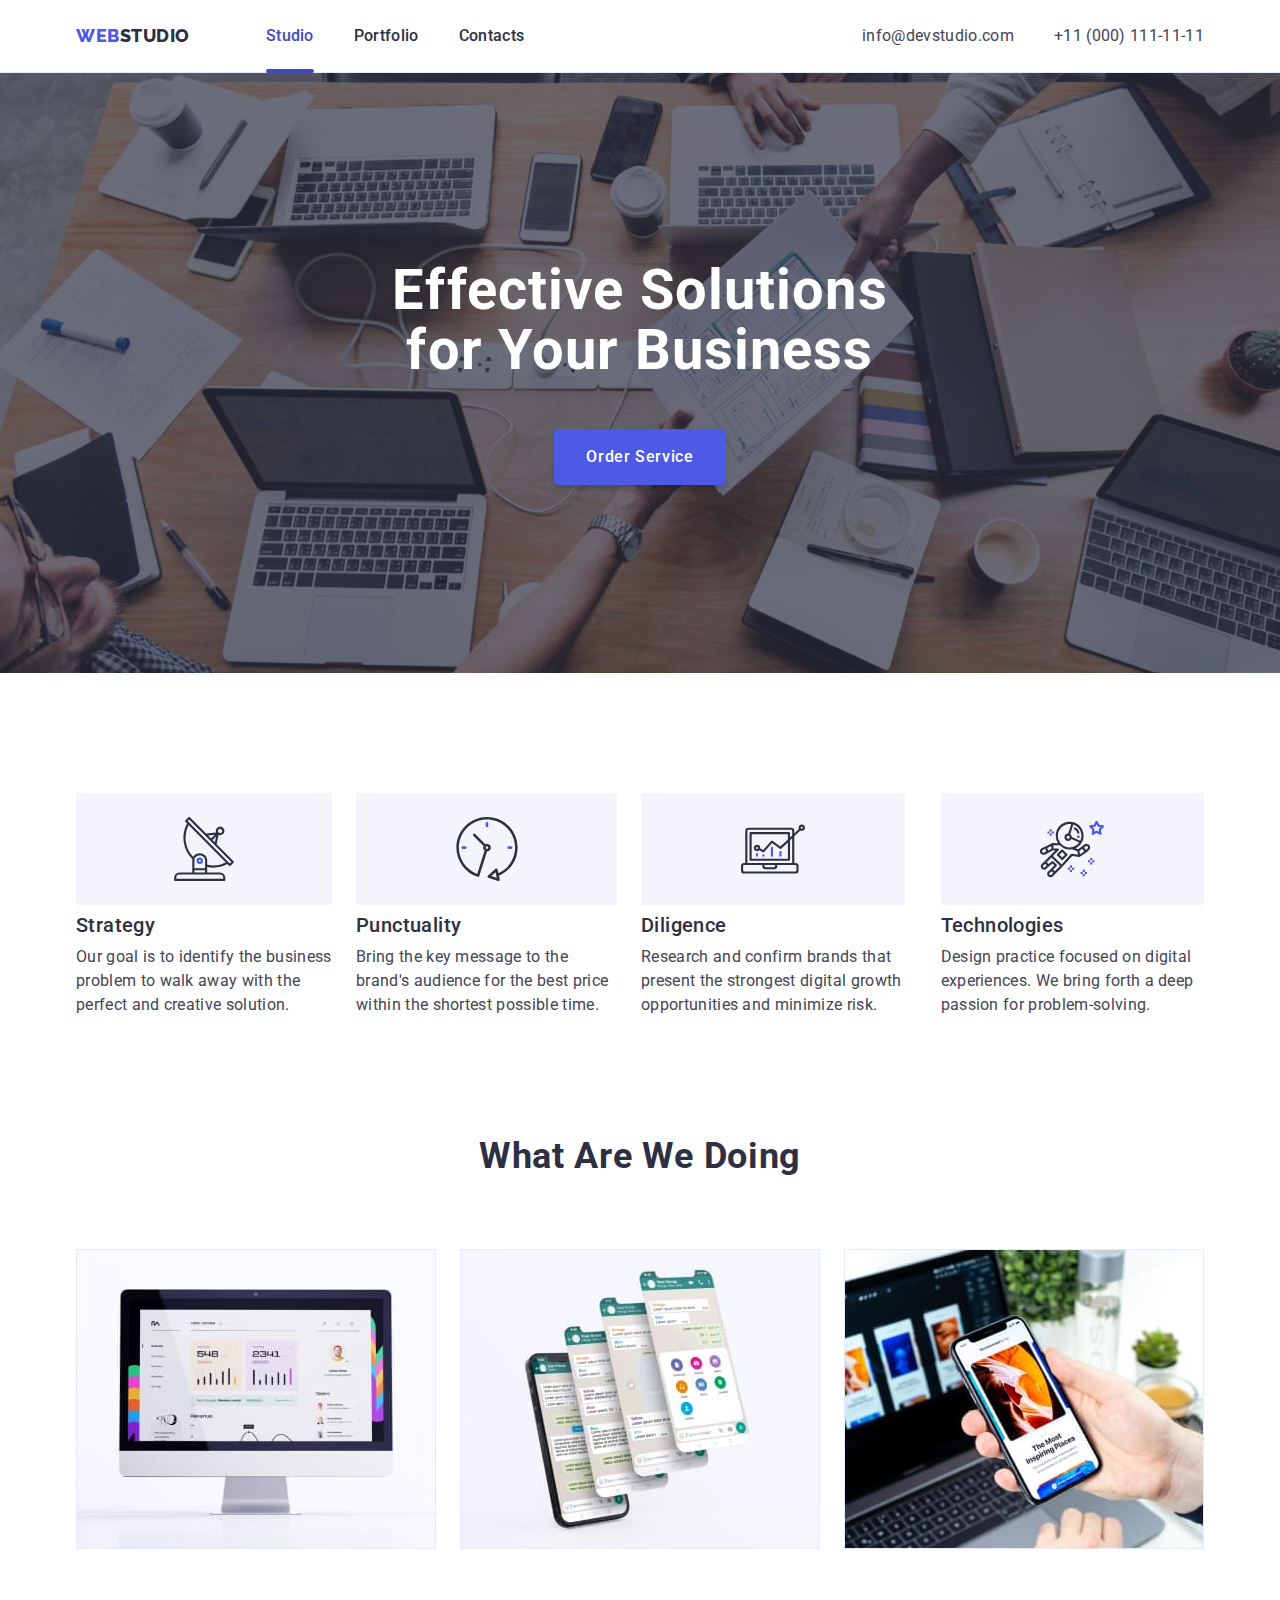
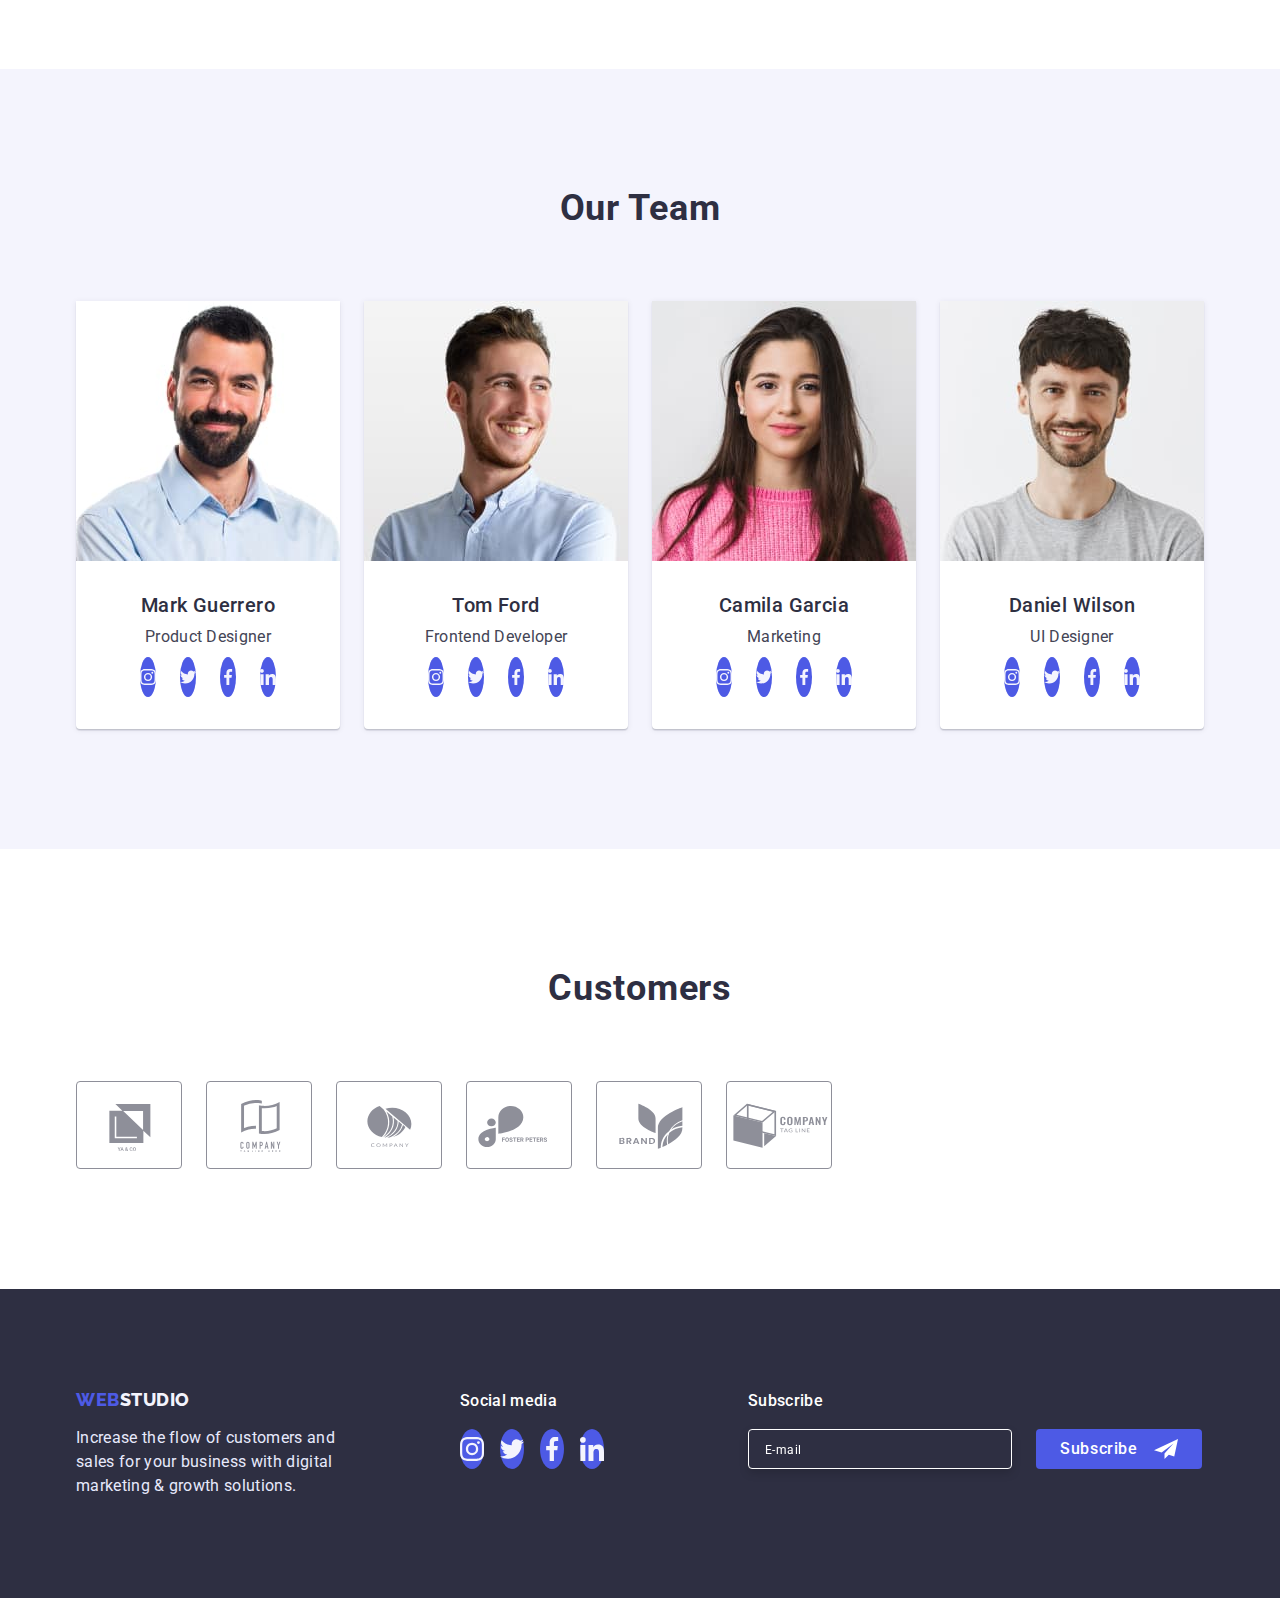
<file: index.html>
<!DOCTYPE html>
<html lang="en">

<head>
    <meta charset="UTF-8">
    <meta http-equiv="X-UA-Compatible" content="IE=edge">
    <meta name="viewport" content="width=device-width, initial-scale=1.0">
    <title>WebStudio</title>
    <link rel="preconnect" href="https://fonts.googleapis.com">
    <link rel="preconnect" href="https://fonts.gstatic.com" crossorigin>
    <link
        href="https://fonts.googleapis.com/css2?family=Raleway:wght@800&family=Roboto:wght@400;500;700;900&display=swap"
        rel="stylesheet">
    <link rel="stylesheet"
        href="https://cdnjs.cloudflare.com/ajax/libs/modern-normalize/1.1.0/modern-normalize.min.css">
    <link rel="stylesheet" href="./css/styles.css">
</head>

<body>
    <!--Шапка сайту-->
    <header class="header">
        <div class="container nav-container">
            <nav class="header-nav">
                <a href="./index.html" class="link logo logo-link">Web<span class="logo-web">Studio</span>
                </a>
                <ul class="site-nav list">
                    <li class="item"><a href="./index.html" class="current nav-link link header-link">Studio</a></li>
                    <li class="item"><a href="./portfolio.html" class="nav-link link header-link">Portfolio</a></li>
                    <li class="item"><a href="" class="nav-link link header-link">Contacts</a></li>
                </ul>
            </nav>
            <address class="address">
                <ul class="header-adress list">
                    <li class="address-item"><a href="mailto:info@devstudio.com"
                            class="address-link link header-link">info@devstudio.com</a></li>
                    <li class="address-item"><a href="tel:+110001111111" class="address-link link header-link">+11 (000)
                            111-11-11</a></li>
                </ul>
            </address>
        </div>
    </header>
    <!--Секція 1-герой-->
    <main>
        <section class="hero">
            <div class="container">
                <h1 class="title-hero">Effective Solutions for Your Business</h1>
                <button type="button" class="button btn" data-modal-open>Order Service</button>
            </div>
        </section>
        <!--Секція 2-->
        <section class="section features-section">
            <div class="container">
                <h2 class="visually-hidden">Our features</h2>
                <ul class="main-list list">
                    <li class="features-item">
                        <div class="features-icon">
                            <svg width="64" height="64">
                                <use href="./images/symboldefs.svg#icon-antenna"></use>
                            </svg>
                        </div>
                        <h3 class="section-title">Strategy</h3>
                        <p class="section-text">
                            Our goal is to identify the business problem to walk away with the
                            perfect and creative solution.
                        </p>
                    </li>
                    <li class="features-item">
                        <div class="features-icon"><svg width="64" height="64">
                                <use href="./images/symboldefs.svg#icon-clock"></use>
                            </svg></div>
                        <h3 class="section-title">Punctuality</h3>
                        <p class="section-text">
                            Bring the key message to the brand's audience for the best price
                            within the shortest possible time.
                        </p>
                    </li>
                    <li class="features-item">
                        <div class="features-icon"><svg width="64" height="64">
                                <use href="./images/symboldefs.svg#icon-diagram"></use>
                            </svg></div>
                        <h3 class="section-title">Diligence</h3>
                        <p class="section-text">
                            Research and confirm brands that present the strongest digital
                            growth opportunities and minimize risk.
                        </p>
                    </li>
                    <li class="features-item">
                        <div class="features-icon"><svg width="64" height="64">
                                <use href="./images/symboldefs.svg#icon-astronaut"></use>
                            </svg>

                        </div>
                        <h3 class="section-title">Technologies</h3>
                        <p class="section-text">
                            Design practice focused on digital experiences. We bring forth a
                            deep passion for problem-solving.
                        </p>
                    </li>
                </ul>
            </div>
        </section>
        <!--Секція 3-->
        <section class="section">
            <div class="container">
                <h2 class="title">What are we doing</h2>
                <ul class="main-list list">
                    <li class="main-item">
                        <img src="./images/img1.jpg" alt="Сomputer monitor" width="360">
                    </li>
                    <li class="main-item">
                        <img src="./images/img2.jpg" alt="Mobile app" width="360">
                    </li>
                    <li class="main-item">
                        <img src="./images/img3.jpg" alt="Laptop and phone" width="360">
                    </li>
                </ul>
            </div>
        </section>
        <!--Секція 4-->

        <section class="section section-team">
            <div class="container">
                <h2 class="title">Our Team</h2>

                <ul class="main-list list">
                    <li class="team-item">
                        <img src="./images/img4.jpg" alt="Mark Guerrero photo" width="264" height="260">
                        <div class="team-text">
                            <h3 class="section-title">Mark Guerrero</h3>
                            <p class="section-text">Product Designer</p>
                            <ul class="list team-list">
                                <li class="team-item-icon"><a href="" class="team-link"><svg width="16" height="16">
                                            <use href="./images/symboldefs.svg#icon-instagram"></use>
                                        </svg></a></li>
                                <li class="team-item-icon"><a href="" class="team-link"><svg width="16" height="16">
                                            <use href="./images/symboldefs.svg#icon-twitter"></use>
                                        </svg></a></li>
                                <li class="team-item-icon"><a href="" class="team-link"><svg width="16" height="16">
                                            <use href="./images/symboldefs.svg#icon-facebook"></use>
                                        </svg></a></li>
                                <li class="team-item-icon"><a href="" class="team-link"><svg width="16" height="16">
                                            <use href="./images/symboldefs.svg#icon-linkedin"></use>
                                        </svg></a></li>
                            </ul>
                        </div>
                    </li>
                    <li class="team-item">
                        <img src="./images/img5.jpg" alt="Tom Ford photo" width="264" height="260">
                        <div class="team-text">
                            <h3 class="section-title">Tom Ford</h3>
                            <p class="section-text">Frontend Developer</p>
                            <ul class="list team-list">
                                <li class="team-item-icon"><a href="" class="team-link"><svg width="16" height="16">
                                            <use href="./images/symboldefs.svg#icon-instagram"></use>
                                        </svg></a></li>
                                <li class="team-item-icon"><a href="" class="team-link"><svg width="16" height="16">
                                            <use href="./images/symboldefs.svg#icon-twitter"></use>
                                        </svg></a></li>
                                <li class="team-item-icon"><a href="" class="team-link"><svg width="16" height="16">
                                            <use href="./images/symboldefs.svg#icon-facebook"></use>
                                        </svg></a></li>
                                <li class="team-item-icon"><a href="" class="team-link"><svg width="16" height="16">
                                            <use href="./images/symboldefs.svg#icon-linkedin"></use>
                                        </svg></a></li>
                            </ul>
                        </div>
                    </li>
                    <li class="team-item">
                        <img src="./images/img6.jpg" alt="Camila Garcia photo" width="264" height="260">
                        <div class="team-text">
                            <h3 class="section-title">Camila Garcia</h3>
                            <p class="section-text">Marketing</p>
                            <ul class="list team-list">
                                <li class="team-item-icon"><a href="" class="team-link"><svg width="16" height="16">
                                            <use href="./images/symboldefs.svg#icon-instagram"></use>
                                        </svg></a></li>
                                <li class="team-item-icon"><a href="" class="team-link"><svg width="16" height="16">
                                            <use href="./images/symboldefs.svg#icon-twitter"></use>
                                        </svg></a></li>
                                <li class="team-item-icon"><a href="" class="team-link"><svg width="16" height="16">
                                            <use href="./images/symboldefs.svg#icon-facebook"></use>
                                        </svg></a></li>
                                <li class="team-item-icon"><a href="" class="team-link"><svg width="16" height="16">
                                            <use href="./images/symboldefs.svg#icon-linkedin"></use>
                                        </svg></a></li>
                            </ul>
                        </div>
                    </li>
                    <li class="team-item">
                        <img src="./images/img7.jpg" alt="Daniel Wilson photo" width="264" height="260">
                        <div class="team-text">
                            <h3 class="section-title">Daniel Wilson</h3>
                            <p class="section-text">UI Designer</p>
                            <ul class="list team-list">
                                <li class="team-item-icon"><a href="" class="team-link"><svg width="16" height="16">
                                            <use href="./images/symboldefs.svg#icon-instagram"></use>
                                        </svg></a></li>
                                <li class="team-item-icon"><a href="" class="team-link"><svg width="16" height="16">
                                            <use href="./images/symboldefs.svg#icon-twitter"></use>
                                        </svg></a></li>
                                <li class="team-item-icon"><a href="" class="team-link"><svg width="16" height="16">
                                            <use href="./images/symboldefs.svg#icon-facebook"></use>
                                        </svg></a></li>
                                <li class="team-item-icon"><a href="" class="team-link"><svg width="16" height="16">
                                            <use href="./images/symboldefs.svg#icon-linkedin"></use>
                                        </svg></a></li>
                            </ul>
                        </div>
                    </li>
                </ul>
            </div>
        </section>
        <!-- Секція 5 -->
        <section class="section">
            <div class="container">
                <h2 class="title">Customers</h2>
                <ul class="list customers-list">
                    <li class="customers-item"><a href="" class="customers-link"><svg width="104" height="56"
                                class="customers-icon">
                                <use href="./images/symboldefs.svg#icon-logo"></use>
                            </svg></a></li>
                    <li class="customers-item"><a href="" class="customers-link"><svg width="104" height="56"
                                class="customers-icon">
                                <use href="./images/symboldefs.svg#icon-logo2"></use>
                            </svg></a></li>
                    <li class="customers-item"><a href="" class="customers-link"><svg width="104" height="56"
                                class="customers-icon">
                                <use href="./images/symboldefs.svg#icon-logo3"></use>
                            </svg></a></li>
                    <li class="customers-item"><a href="" class="customers-link"><svg width="104" height="56"
                                class="customers-icon">
                                <use href="./images/symboldefs.svg#icon-logo4"></use>
                            </svg></a></li>
                    <li class="customers-item"><a href="" class="customers-link"><svg width="104" height="56"
                                class="customers-icon">
                                <use href="./images/symboldefs.svg#icon-logo5"></use>
                            </svg></a></li>
                    <li class="customers-item"><a href="" class="customers-link"><svg width="104" height="56"
                                class="customers-icon">
                                <use href="./images/symboldefs.svg#icon-logo6"></use>
                            </svg></a></li>
                </ul>
            </div>
        </section>
    </main>
    <!--Футер-->
    <footer class="footer">
        <div class="container footer-container">
            <div class="web-studio">
                <a href="./index.html" class="footer-link link logo">Web<span class="studio">Studio</span></a>
                <p class="section-text footer-text">
                    Increase the flow of customers and sales for your business with digital
                    marketing & growth solutions.
                </p>

            </div>
            <div class="media">
                <p class="media-text">Social media</p>
                <ul class="list footer-list">
                    <li class="media-item"><a href="" class="media-link"><svg width="24" height="24">
                                <use href="./images/symboldefs.svg#icon-instagram"></use>
                            </svg></a></li>
                    <li class="media-item"><a href="" class="media-link"><svg width="24" height="24">
                                <use href="./images/symboldefs.svg#icon-twitter"></use>
                            </svg></a></li>
                    <li class="media-item"><a href="" class="media-link"><svg width="24" height="24">
                                <use href="./images/symboldefs.svg#icon-facebook"></use>
                            </svg></a></li>
                    <li class="media-item"><a href="" class="media-link"><svg width="24" height="24">
                                <use href="./images/symboldefs.svg#icon-linkedin"></use>
                            </svg></a></li>
                </ul>
            </div>
            <div class="container-subscribe">
                <p class="media-text">Subscribe</p>
                <form class="footer-form">
                    <label><input type="email" name="email" placeholder="E-mail" class="footer-input"></label>
                    <button type="submit" class="btn-submit btn">Subscribe
                        <svg width="24" height="24">
                            <use href="./images/symboldefs.svg#icon-frame"></use>
                        </svg>
                    </button>

                </form>
            </div>
        </div>
    </footer>
    <!--Modal-->
    <div class="is-hidden backdrop" data-modal>
        <div class="modal">

            <button type="button" class="modal-btn" data-modal-close>
                <svg width="8" height="8" class="close-icon">
                    <use href="./images/symboldefs.svg#icon-close"></use>
                </svg></button>
            <p class="form-text">Leave your contacts and we will call you back</p>
            <form class="modal-form">
                <label class="form-field"> <span class="label-modal">Name</span>
                    <span class="modal-icon-container">
                        <input type="text" name="name" class="modal-input">
                        <svg width="18" height="18" class="modal-icon">
                            <use href="./images/symboldefs.svg#icon-person"></use>
                        </svg>
                    </span>
                </label>
                <label class="form-field"><span class="label-modal">Phone</span>
                    <span class="modal-icon-container">
                        <input type="tel" name="tel" class="modal-input">
                        <svg width="18" height="24" class="modal-icon">
                            <use href="./images/symboldefs.svg#icon-phone"></use>
                        </svg>
                    </span>
                </label>
                <label class="form-field"> <span class="label-modal">Email</span>
                    <span class="modal-icon-container">
                        <input type="email" name="email" id="email" class="modal-input">
                        <svg width="18" height="24" class="modal-icon">
                            <use href="./images/symboldefs.svg#icon-email"></use>
                        </svg>
                    </span>
                </label>
                <label class="form-field texarea-field"> <span class="label-modal">Comment</span><textarea
                        name="comment" id="comment" cols="30" rows="10" placeholder="Text input"
                        class="texarea"></textarea> </label>
                <label class="label-modal label">
                    <input type="checkbox" name="user-policy" class="chek-input visually-hidden">
                    <svg width="16" height="16" class="icon-chek">
                        <use href="./images/symboldefs.svg#icon-checkbox" class="icon-chek-use"></use>
                    </svg>
                    I accept the terms and conditions of the&nbsp;<a href="" class="label-link">Privacy
                        Policy</a>
                </label>
                <button type="submit" class="button btn btn-modal">Send</button>
            </form>
        </div>

    </div>
    <script src="./js/modal.js"></script>
</body>

</html>
</file>
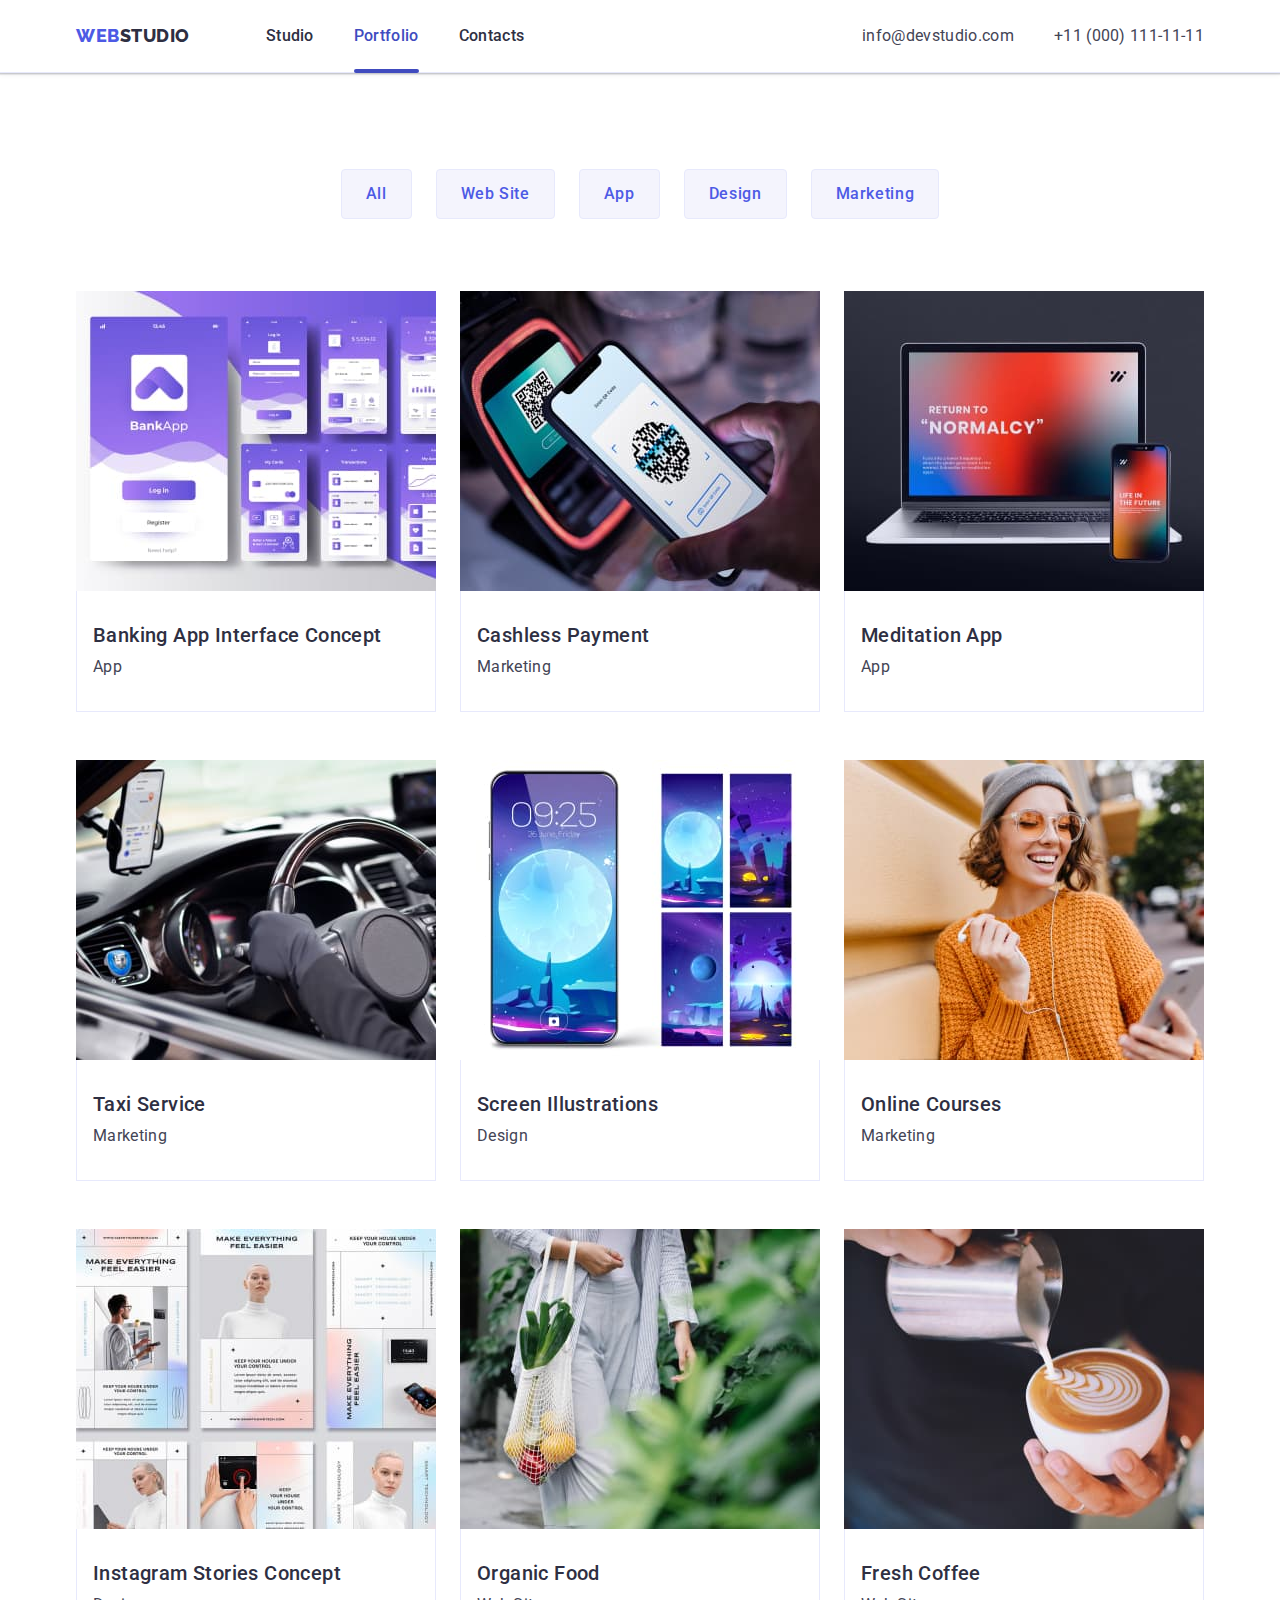
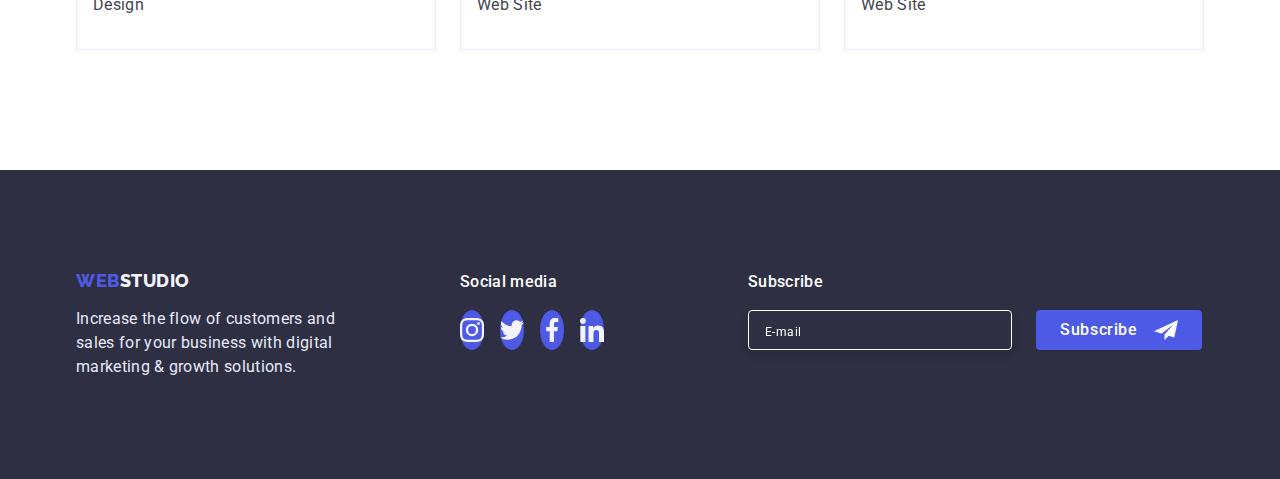
<file: portfolio.html>
<!DOCTYPE html>
<html lang="en">

<head>
    <meta charset="UTF-8">
    <meta http-equiv="X-UA-Compatible" content="IE=edge">
    <meta name="viewport" content="width=device-width, initial-scale=1.0">
    <title>WebStudio</title>
    <link rel="preconnect" href="https://fonts.googleapis.com">
    <link rel="preconnect" href="https://fonts.gstatic.com" crossorigin>
    <link
        href="https://fonts.googleapis.com/css2?family=Raleway:wght@800&family=Roboto:wght@400;500;700;900&display=swap"
        rel="stylesheet">
    <link rel="stylesheet"
        href="https://cdnjs.cloudflare.com/ajax/libs/modern-normalize/1.1.0/modern-normalize.min.css">
    <link rel="stylesheet" href="./css/styles.css">
</head>

<body>
    <!--Шапка сайту-->
    <header class="header">
        <div class="container nav-container">
            <nav class="header-nav">
                <a href="./index.html" class="link logo logo-link">Web<span class="logo-web">Studio</span></a>
                <ul class="site-nav list">
                    <li class="item"><a href="./index.html" class="nav-link link header-link">Studio</a></li>
                    <li class="item"><a href="./portfolio.html" class="current nav-link link header-link">Portfolio</a>
                    </li>
                    <li class="item"><a href="" class="nav-link link header-link">Contacts</a></li>
                </ul>
            </nav>
            <address class="address">
                <ul class="header-adress list">
                    <li class="address-item"><a href="mailto:info@devstudio.com"
                            class="address-link link header-link">info@devstudio.com</a></li>
                    <li class="address-item"><a href="tel:+110001111111" class="address-link link header-link">+11 (000)
                            111-11-11</a></li>
                </ul>
            </address>
        </div>
    </header>

    <main>
        <section class="portfolio-section">
            <div class="container">
                <h1 class="visually-hidden">Our services</h1>
                <ul class="list container-list">
                    <li><button type="button" class="list-button btn">All</button></li>
                    <li><button type="button" class="list-button btn">Web Site</button></li>
                    <li><button type="button" class="list-button btn">App</button></li>
                    <li><button type="button" class="list-button btn">Design</button></li>
                    <li><button type="button" class="list-button btn">Marketing</button></li>
                </ul>
                <ul class="list portfolio-list">
                    <li class="portfolio-item"><a href="" class="link portfolio-link">
                            <div class="card"><img src="./images/img8.jpg" alt=" App interface" width="360">

                                <p class="card-text">14 Stylish and User-Friendly App Design Concepts · Task Manager
                                    App · Calorie Tracker
                                    App · Exotic Fruit Ecommerce App ·
                                    Cloud Storage App</p>

                            </div>
                            <div class="card-content">
                                <h2 class="section-title">Banking App Interface Concept</h2>
                                <p class="section-text">App</p>
                            </div>
                        </a>

                    </li>
                    <li class="portfolio-item"><a href="" class="link portfolio-link">
                            <div class="card"><img src="./images/img9.jpg" alt="Payment by phone" width="360">
                                <p class="card-text">14 Stylish and User-Friendly App Design Concepts · Task Manager
                                    App · Calorie Tracker
                                    App · Exotic Fruit Ecommerce App ·
                                    Cloud Storage App</p>

                            </div>
                            <div class="card-content">
                                <h2 class="section-title">Cashless Payment</h2>
                                <p class="section-text">Marketing</p>
                            </div>
                        </a>

                    </li>
                    <li class="portfolio-item">
                        <a href="" class="link portfolio-link">
                            <div class="card"><img src="./images/img10.jpg" alt="Laptop and phone" width="360">
                                <p class="card-text">14 Stylish and User-Friendly App Design Concepts · Task Manager
                                    App · Calorie Tracker
                                    App · Exotic Fruit Ecommerce App ·
                                    Cloud Storage App</p>

                            </div>
                            <div class="card-content">
                                <h2 class="section-title">Meditation App</h2>
                                <p class="section-text">App</p>
                            </div>
                        </a>

                    </li>
                    <li class="portfolio-item"><a href="" class="link portfolio-link">
                            <div class="card"><img src="./images/img11.jpg" alt="Taxi Service" width="360">
                                <p class="card-text">14 Stylish and User-Friendly App Design Concepts · Task Manager
                                    App · Calorie Tracker
                                    App · Exotic Fruit Ecommerce App ·
                                    Cloud Storage App</p>

                            </div>
                            <div class="card-content">
                                <h2 class="section-title">Taxi Service</h2>
                                <p class="section-text">Marketing</p>
                            </div>
                        </a>

                    </li>
                    <li class="portfolio-item"><a href="" class="link portfolio-link">
                            <div class="card"><img src="./images/img12.jpg" alt="Phone and screen illustration"
                                    width="360">
                                <p class="card-text">14 Stylish and User-Friendly App Design Concepts · Task Manager
                                    App · Calorie Tracker
                                    App · Exotic Fruit Ecommerce App ·
                                    Cloud Storage App</p>

                            </div>
                            <div class="card-content">
                                <h2 class="section-title">Screen Illustrations</h2>
                                <p class="section-text">Design</p>
                            </div>
                        </a>

                    </li>
                    <li class="portfolio-item"><a href="" class="link portfolio-link">
                            <div class="card"><img src="./images/img13.jpg" alt="Girl with headphones" width="360">
                                <p class="card-text">14 Stylish and User-Friendly App Design Concepts · Task Manager
                                    App · Calorie Tracker
                                    App · Exotic Fruit Ecommerce App ·
                                    Cloud Storage App</p>

                            </div>
                            <div class="card-content">
                                <h2 class="section-title">Online Courses</h2>
                                <p class="section-text">Marketing</p>
                            </div>
                        </a>

                    </li>
                    <li class="portfolio-item"><a href="" class="link portfolio-link">
                            <div class="card"><img src="./images/img14.jpg" alt="Screenshots" width="360">
                                <p class="card-text">14 Stylish and User-Friendly App Design Concepts · Task Manager
                                    App · Calorie Tracker
                                    App · Exotic Fruit Ecommerce App ·
                                    Cloud Storage App</p>

                            </div>
                            <div class="card-content">
                                <h2 class="section-title">Instagram Stories Concept</h2>
                                <p class="section-text">Design</p>
                            </div>
                        </a>

                    </li>
                    <li class="portfolio-item"><a href="" class="link portfolio-link">
                            <div class="card"><img src="./images/img15.jpg" alt="Girl with organic food" width="360">
                                <p class="card-text">14 Stylish and User-Friendly App Design Concepts · Task Manager
                                    App · Calorie Tracker
                                    App · Exotic Fruit Ecommerce App ·
                                    Cloud Storage App</p>

                            </div>
                            <div class="card-content">
                                <h2 class="section-title">Organic Food</h2>
                                <p class="section-text">Web Site</p>
                            </div>
                        </a>

                    </li>
                    <li class="portfolio-item"><a href="" class="link portfolio-link">
                            <div class="card"><img src="./images/img16.jpg" alt="Coffee" width="360">
                                <p class="card-text">14 Stylish and User-Friendly App Design Concepts · Task Manager
                                    App · Calorie Tracker
                                    App · Exotic Fruit Ecommerce App ·
                                    Cloud Storage App</p>

                            </div>
                            <div class="card-content">
                                <h2 class="section-title">Fresh Coffee</h2>
                                <p class="section-text">Web Site</p>
                            </div>
                        </a>

                    </li>
                </ul>
            </div>

        </section>
    </main>
    <!--Футер-->
    <footer class="footer">
        <div class="container footer-container">
            <div class="web-studio">
                <a href="./index.html" class="footer-link link logo">Web<span class="studio">Studio</span></a>
                <p class="section-text footer-text">
                    Increase the flow of customers and sales for your business with digital
                    marketing & growth solutions.
                </p>
            </div>
            <div class="media">
                <p class="media-text">Social media</p>
                <ul class="list footer-list">
                    <li class="media-item"><a href="" class="media-link"><svg width="24" height="24">
                                <use href="./images/symboldefs.svg#icon-instagram"></use>
                            </svg></a></li>
                    <li class="media-item"><a href="" class="media-link"><svg width="24" height="24">
                                <use href="./images/symboldefs.svg#icon-twitter"></use>
                            </svg></a></li>
                    <li class="media-item"><a href="" class="media-link"><svg width="24" height="24">
                                <use href="./images/symboldefs.svg#icon-facebook"></use>
                            </svg></a></li>
                    <li class="media-item"><a href="" class="media-link"><svg width="24" height="24">
                                <use href="./images/symboldefs.svg#icon-linkedin"></use>
                            </svg></a></li>
                </ul>
            </div>
            <div class="container-subscribe">
                <p class="media-text">Subscribe</p>
                <form class="footer-form">
                    <label><input type="email" name="email" placeholder="E-mail" class="footer-input"></label>
                    <button type="submit" class="btn-submit btn">Subscribe
                        <svg width="24" height="24">
                            <use href="./images/symboldefs.svg#icon-frame"></use>
                        </svg>
                    </button>

                </form>
            </div>
        </div>
    </footer>
</body>

</html>
</file>
<file: css/styles.css>
:root {
  --color-iris: #4d5ae5;
  --color-ocean: #404bbf;
  --color-navy-blue: #2e2f42;
  --color-green: #31d0aa;
  --color-slate: #434455;
  --color-light-slate: #8e8f99;
  --color-cornflower: #e7e9fc;
  --color-cloud: #f4f4fd;
  --color-navy-blue-modal: #2e2f42;
  --color-grey: #2e2f42;
  --color-white: #ffffff;
  --main-duration-and-function: 250ms cubic-bezier(0.4, 0, 0.2, 1);
}
body {
  background-color: var(--color-white);
  color: var(--color-slate);
  font-family: 'Roboto', sans-serif;
  letter-spacing: 0.02em;
}
h1,
h2,
h3,
p {
  margin: 0;
}
ul {
  margin: 0;
  padding-left: 0;
}
img {
  display: block;
  max-width: 100%;
  height: auto;
}
address {
  font-style: normal;
}
button {
  cursor: pointer;
}
/*------------ Components----------------*/
.list {
  list-style: none;
}
.section-title {
  font-weight: 500;
  font-size: 20px;
  line-height: 1.2;
  letter-spacing: 0.02em;
  color: var(--color-navy-blue);

  margin-bottom: 8px;
}
.title {
  font-size: 36px;
  line-height: 1.11;
  text-align: center;
  letter-spacing: 0.02em;
  text-transform: capitalize;
  color: var(--color-navy-blue);
  margin-bottom: 72px;
}
.section-text {
  font-size: 16px;
  line-height: 1.5;
  color: var(--color-slate);
}
.link {
  text-decoration: none;
}
.container {
  margin: 0 auto;
  max-width: 1158px;
  padding: 0 15px;
}
/*------------------header----------------*/
.header {
  border-bottom: 1px solid var(--color-cornflower);
  box-shadow: 0px 2px 1px rgba(46, 47, 66, 0.08),
    0px 1px 1px rgba(46, 47, 66, 0.16), 0px 1px 6px rgba(46, 47, 66, 0.08);
}
.logo {
  font-family: 'Raleway', sans-serif;
  font-weight: 800;
  font-size: 18px;
  line-height: 1.17;
  letter-spacing: 0.03em;
  text-transform: uppercase;
  color: var(--color-iris);
}
.logo-link {
  padding-top: 24px;
  padding-bottom: 24px;
  margin-right: 76px;
}
.logo-web {
  color: var(--color-navy-blue);
}
.nav-link {
  font-weight: 500;
  color: var(--color-navy-blue);
}
.header-link {
  font-size: 16px;
  line-height: 1.5;

  padding-top: 24px;
  padding-bottom: 24px;
  display: block;

  transition: color var(--main-duration-and-function);
}
.header-link:hover,
.header-link:focus {
  color: var(--color-ocean);
}
.address-link {
  color: var(--color-slate);
}
.address-item:not(:last-child) {
  margin-right: 40px;
}
.site-nav {
  display: flex;
  align-items: center;
  gap: 40px;
}
.header-adress {
  display: flex;
  align-items: center;
}
.nav-container {
  display: flex;
  align-items: center;
}
.header-nav {
  display: flex;
  align-items: center;
  margin-right: auto;
}
.visually-hidden {
  position: absolute;
  width: 1px;
  height: 1px;
  margin: -1px;
  border: 0;
  padding: 0;
  white-space: nowrap;
  clip-path: inset(100%);
  clip: rect(0 0 0 0);
  overflow: hidden;
}
.current {
  color: var(--color-ocean);
  position: relative;
}

.current::after {
  content: '';
  position: absolute;
  bottom: -1px;
  left: 0;
  width: 100%;
  height: 4px;
  background-color: var(--color-ocean);
  border-radius: 2px;
}
/*---------------------Секція 1-герой------------------*/
.hero {
  margin: 0 auto;
  padding-top: 188px;
  padding-bottom: 188px;
  text-align: center;
  max-width: 1440px;

  background-color: var(--color-navy-blue);
  background-image: linear-gradient(
      rgba(46, 47, 66, 0.7),
      rgba(46, 47, 66, 0.7)
    ),
    url(../images/people-office.jpg);
}
.title-hero {
  font-size: 56px;
  line-height: 1.07;
  text-align: center;
  letter-spacing: 0.02em;
  color: var(--color-white);

  max-width: 496px;
  margin-left: auto;
  margin-right: auto;
  margin-bottom: 48px;
}
.button {
  background-color: var(--color-iris);
  color: var(--color-white);

  min-width: 169px;
  padding: 16px 32px;
  border-radius: 4px;
  border: none;
  box-shadow: 0px 4px 4px rgba(0, 0, 0, 0.15);

  transition: background-color var(--main-duration-and-function),
    box-shadow var(--main-duration-and-function);
}
.btn {
  font-family: inherit;
  font-weight: 500;
  font-size: 16px;
  line-height: 1.5;
  letter-spacing: 0.04em;
  text-align: center;
}
.button:hover,
.button:focus {
  background-color: var(--color-ocean);
  box-shadow: 0px 4px 4px rgba(0, 0, 0, 0.15);
}
/* --------------Секція 2---------------- */
.section {
  padding-top: 120px;
  padding-bottom: 120px;
}
.features-section {
  padding-bottom: 0;
}
.main-list {
  display: flex;
  gap: 24px;
}
.features-item {
  flex-basis: calc((100%-3 * 24px) / 4);
}
.features-icon {
  background-color: var(--color-cloud);
  max-width: 264px;
  height: 112px;

  display: flex;
  align-items: center;
  justify-content: center;
  margin-bottom: 8px;
}
/* -----------Секція 3------------------------ */
.main-item {
  flex-basis: calc((100%-2 * 24px) / 3);
}
/*------------------- Секція 4-------------------- */
.section-team {
  background-color: var(--color-cloud);
}
.team-text {
  padding: 32px 16px;
  text-align: center;
}
.team-item {
  background-color: var(--color-white);
  border-radius: 0px 0px 4px 4px;
  box-shadow: 0px 1px 6px rgba(46, 47, 66, 0.08),
    0px 1px 1px rgba(46, 47, 66, 0.16), 0px 2px 1px rgba(46, 47, 66, 0.08);

  flex-basis: calc((100%-3 * 24px) / 4);
}
.team-list {
  display: flex;
  align-items: center;
  justify-content: center;
  gap: 24px;
  margin-top: 8px;
}
.team-link {
  display: flex;
  align-items: center;
  justify-content: center;

  width: 100%;
  height: 100%;
  background-color: var(--color-iris);
  border-radius: 50%;

  transition: background-color var(--main-duration-and-function);
}
.team-link:hover,
.team-link:focus {
  background-color: var(--color-ocean);
}
.team-item-icon {
  height: 40px;
  flex-basis: calc((100%-3 * 24px) / 4);
}
/* ----------------Секція 5----------- */

.customers-list {
  display: flex;
  gap: 24px;
}
.customers-item {
  height: 88px;
  flex-basis: calc((100%-5 * 24px) / 6);
}
.customers-link {
  display: flex;
  align-items: center;
  justify-content: center;

  width: 100%;
  height: 100%;
  border: 1px solid var(--color-light-slate);
  border-radius: 4px;
  color: var(--color-light-slate);

  transition: border-color var(--main-duration-and-function),
    color var(--main-duration-and-function);
}
.customers-link:hover,
.customers-link:focus {
  border-color: var(--color-ocean);
  color: var(--color-ocean);
}
.customers-icon {
  fill: currentColor;
}

/*------------------ Футер------------------------- */
.footer {
  background-color: var(--color-navy-blue);

  padding-top: 100px;
  padding-bottom: 100px;
}
.footer-container {
  display: flex;
  align-items: baseline;
}
.web-studio {
  margin-right: 120px;
}
.studio {
  color: var(--color-cloud);
}
.footer-text {
  color: var(--color-cornflower);
  width: 264px;
}
.footer-link {
  display: block;
  margin-bottom: 16px;
}
.footer-list {
  display: flex;
  gap: 16px;
  width: 208px;
}
.media-link {
  display: flex;
  align-items: center;
  justify-content: center;
  width: 100%;
  height: 100%;
  background-color: var(--color-iris);
  border-radius: 50%;

  transition: background-color var(--main-duration-and-function);
}
.media-link:hover,
.media-link:focus {
  background-color: var(--color-green);
}
.media-item {
  height: 40px;
  flex-basis: calc((100%-16px * 3) / 4);
}
.media-text {
  font-weight: 500;
  font-size: 16px;
  line-height: 1.5;

  color: var(--color-white);
  margin-bottom: 16px;
}
.media {
  margin-right: 80px;
}
.footer-form {
  display: flex;
  column-gap: 24px;
}
.footer-input {
  color: var(--color-white);
  background-color: var(--color-navy-blue);
  filter: drop-shadow(0px 4px 4px rgba(0, 0, 0, 0.15));
  width: 264px;
  height: 40px;
  border: 1px solid var(--color-white);
  border-radius: 4px;
  padding: 8px 16px;
  transition: border var(--main-duration-and-function);
}
.footer-input::placeholder {
  color: var(--color-white);
  font-style: normal;
  font-weight: 400;
  font-size: 12px;
  line-height: 2;

  letter-spacing: 0.04em;
}
.btn-submit {
  color: var(--color-white);
  background-color: var(--color-iris);
  border-radius: 4px;
  padding: 8px 24px;
  border: none;

  display: flex;
  column-gap: 16px;
  transition: background-color var(--main-duration-and-function);
}
.btn-submit:hover,
.btn-submit:focus {
  background-color: var(--color-ocean);
}
.footer-input:focus {
  outline: none;
  border: 1px solid var(--color-iris);
}

/* ------------модальне вікно--------- */
.backdrop {
  position: fixed;
  top: 0;
  left: 0;
  width: 100%;
  height: 100%;
  background-color: rgba(46, 47, 66, 0.4);

  transition: opacity var(--main-duration-and-function),
    visibility var(--main-duration-and-function);
}
.backdrop.is-hidden .modal {
  transform: translate(-50%, -50%) scale(1.2);
  transition: transform var(--main-duration-and-function);
}
.modal {
  position: absolute;
  top: 50%;
  left: 50%;
  padding: 72px 24px 24px;
  transform: translate(-50%, -50%) scale(1.1);
  transition: transform var(--main-duration-and-function);

  min-width: 408px;
  min-height: 584px;
  background-color: #fcfcfc;
  box-shadow: 0px 1px 1px rgba(0, 0, 0, 0.14), 0px 1px 3px rgba(0, 0, 0, 0.12),
    0px 2px 1px rgba(0, 0, 0, 0.2);
  border-radius: 4px;
}
.backdrop.is-hidden {
  opacity: 0;
  visibility: hidden;
  pointer-events: none;
}
.close-icon {
  position: absolute;
  top: 50%;
  left: 50%;
  transform: translate(-50%, -50%);
  fill: currentColor;
}
.modal-btn {
  position: absolute;
  top: 24px;
  right: 24px;
  width: 24px;
  height: 24px;
  background-color: var(--color-cornflower);
  border: 1px solid rgba(0, 0, 0, 0.1);
  border-radius: 50%;
  cursor: pointer;
  color: var(--color-navy-blue);

  transition: background-color var(--main-duration-and-function),
    color var(--main-duration-and-function),
    border-color var(--main-duration-and-function);
}
.modal-btn:hover,
.modal-btn:focus {
  background-color: var(--color-ocean);
  color: var(--color-white);
  border-color: transparent;
}
.form-text {
  font-weight: 500;
  font-size: 16px;
  line-height: 1.5;
  text-align: center;
  color: var(--color-navy-blue);
  margin-bottom: 16px;
}
.modal-form {
  width: 360px;
}
.form-field {
  display: flex;
  flex-direction: column;
  margin-bottom: 8px;
}
.modal-icon-container {
  position: relative;
}
.label-modal {
  font-weight: 400;
  font-size: 12px;
  line-height: 1.17;
  letter-spacing: 0.01em;
  color: var(--color-light-slate);
  margin-bottom: 4px;
}
.modal-input {
  width: 100%;
  height: 40px;
  border: 1px solid rgba(46, 47, 66, 0.4);
  border-radius: 4px;
  padding: 11px 38px;
  transition: border var(--main-duration-and-function);
}
.modal-input:focus {
  border: 1px solid var(--color-iris);
  outline: none;
}
.modal-icon {
  display: block;
  position: absolute;
  top: 50%;
  left: 16px;
  transform: translate(0, -50%);
  fill: var(--color-navy-blue);
  transition: fill var(--main-duration-and-function);
}
.modal-input:focus + .modal-icon {
  fill: var(--color-iris);
}
.texarea {
  resize: none;
  height: 120px;
  border: 1px solid rgba(46, 47, 66, 0.4);
  border-radius: 4px;
  padding: 8px 16px;
  transition: border var(--main-duration-and-function);
}
textarea::placeholder {
  font-weight: 400;
  font-size: 12px;
  line-height: 1.17;
  letter-spacing: 0.04em;
  color: rgba(46, 47, 66, 0.4);
}
.texarea:focus {
  border: 1px solid var(--color-iris);
  outline: none;
}
.texarea-field {
  margin-bottom: 16px;
}
.label {
  letter-spacing: 0.04em;

  display: flex;
  align-items: center;
  margin-bottom: 24px;
}
.label-link {
  color: var(--color-iris);
}
.icon-chek {
  border: 1px solid rgba(46, 47, 66, 0.4);
  border-radius: 2px;
  fill: none;
  cursor: pointer;
  margin-right: 8px;
  transition: fill var(--main-duration-and-function),
    background-color var(--main-duration-and-function),
    border var(--main-duration-and-function),
    border-color var(--main-duration-and-function);
}
.chek-input {
  position: absolute;
}
.chek-input:checked + .icon-chek {
  fill: var(--color-cloud);
  background-color: var(--color-ocean);
  border: 1px solid var(--color-ocean);
}
.chek-input:focus + .icon-chek {
  border-color: var(--color-iris);
}
.btn-modal {
  display: block;
  margin: 0 auto;
}

/*-------------- Portfolio------------ */
.list-button {
  color: var(--color-iris);
  background-color: var(--color-cloud);

  border-radius: 4px;
  padding: 12px 24px;
  border: 1px solid var(--color-cornflower);

  transition: background-color var(--main-duration-and-function),
    color var(--main-duration-and-function),
    box-shadow var(--main-duration-and-function),
    border-color var(--main-duration-and-function);
}
.list-button:hover,
.list-button:focus {
  background-color: var(--color-ocean);
  color: var(--color-white);
  border-color: transparent;
  box-shadow: 0px 3px 1px rgba(0, 0, 0, 0.1), 0px 2px 1px rgba(0, 0, 0, 0.08),
    0px 2px 2px rgba(0, 0, 0, 0.12);
}
.container-list {
  display: flex;
  justify-content: center;
  margin-bottom: 72px;
  gap: 24px;
}
.portfolio-link {
  display: block;

  transition: box-shadow var(--main-duration-and-function);
}
.portfolio-section {
  padding-top: 96px;
  padding-bottom: 120px;
}
.portfolio-list {
  display: flex;
  flex-wrap: wrap;
  column-gap: 24px;
  row-gap: 48px;
}
.portfolio-item {
  max-width: 360px;
}
.portfolio-link:hover,
.portfolio-link:focus {
  box-shadow: 0px 1px 6px rgba(46, 47, 66, 0.08),
    0px 1px 1px rgba(46, 47, 66, 0.16), 0px 2px 1px rgba(46, 47, 66, 0.08);
}
.card-content {
  padding: 32px 16px 32px 16px;
  border-right: 1px solid var(--color-cornflower);
  border-bottom: 1px solid var(--color-cornflower);
  border-left: 1px solid var(--color-cornflower);
}
.card {
  position: relative;
  overflow: hidden;
}
.card-text {
  font-size: 16px;
  line-height: 1.5;
  color: var(--color-cloud);

  position: absolute;
  background-color: var(--color-iris);
  top: 0;
  left: 0;
  width: 100%;
  height: 100%;
  padding: 40px 32px 164px;
  overflow: auto;
  transition: transform var(--main-duration-and-function);
  transform: translateY(100%);
}
.portfolio-link:hover .card-text,
.portfolio-link:focus .card-text {
  transform: translateY(0);
}
</file>
